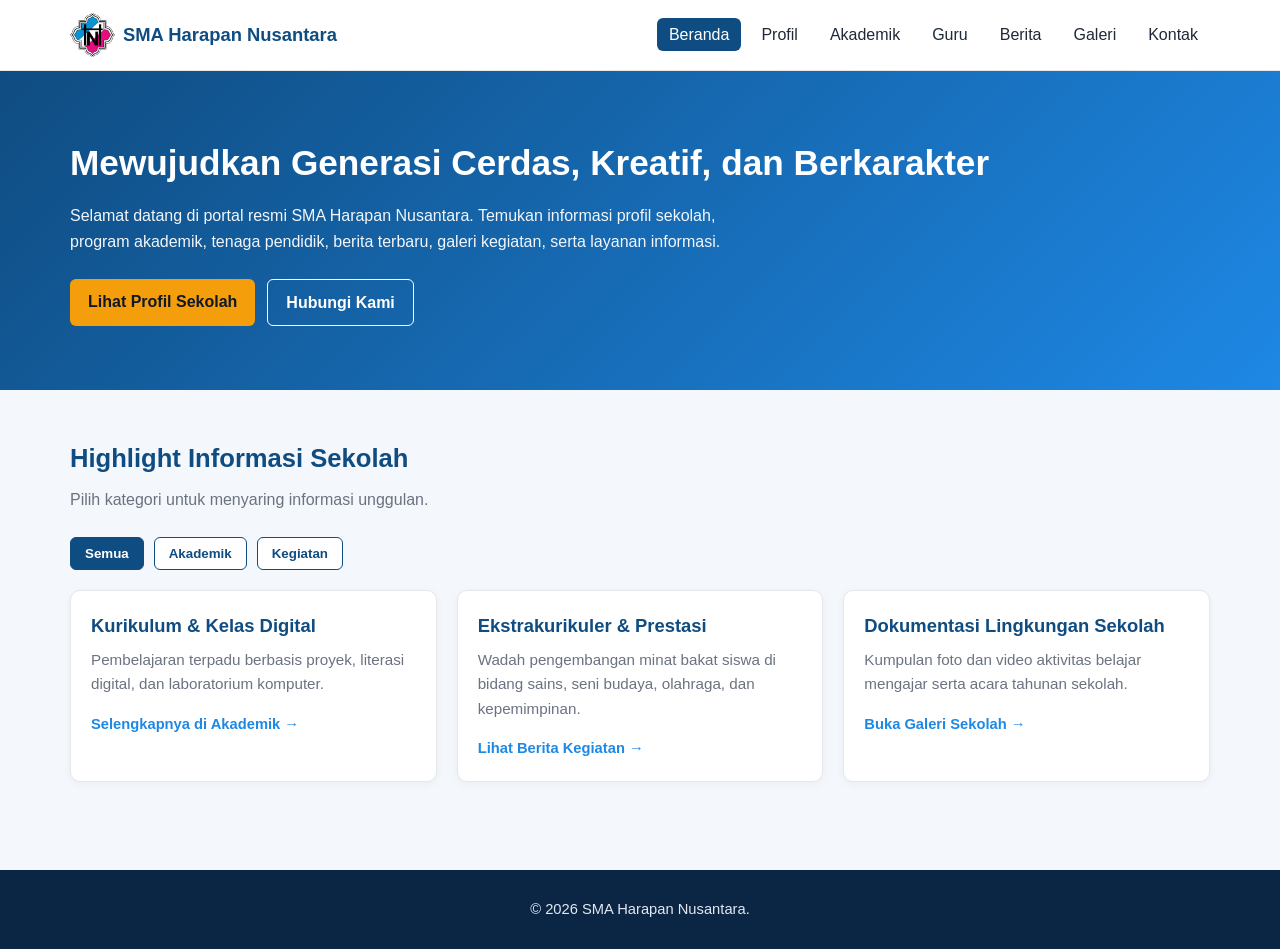
<file: index.html>
<!DOCTYPE html>
<html lang="id">
<head>
  <meta charset="UTF-8" />
  <meta name="viewport" content="width=device-width, initial-scale=1.0" />
  <title>Beranda - SMA Harapan Nusantara</title>
  <link rel="stylesheet" href="css/ridho_style.css" />
</head>
<body class="ridho_body">
  <header id="ridho_header">
    <div class="ridho_container ridho_nav_wrapper">
      <a href="index.html" class="ridho_brand">
        <img src="assets/img/logoo.png" alt="Logo SMA Harapan Nusantara" class="ridho_logo_img" />
        <span>SMA Harapan Nusantara</span>
      </a>
      <button type="button" id="ridho_menu_toggle" class="ridho_toggle_btn" aria-label="Buka Menu">
        Menu
      </button>
      <nav aria-label="Navigasi Utama">
        <ul id="ridho_nav_list" class="ridho_menu">
          <li><a href="index.html" class="ridho_menu_link ridho_active">Beranda</a></li>
          <li><a href="profil.html" class="ridho_menu_link">Profil</a></li>
          <li><a href="akademik.html" class="ridho_menu_link">Akademik</a></li>
          <li><a href="guru.html" class="ridho_menu_link">Guru</a></li>
          <li><a href="berita.html" class="ridho_menu_link">Berita</a></li>
          <li><a href="galeri.html" class="ridho_menu_link">Galeri</a></li>
          <li><a href="kontak.html" class="ridho_menu_link">Kontak</a></li>
        </ul>
      </nav>
    </div>
  </header>

  <main id="ridho_main">
    <section class="ridho_hero">
      <div class="ridho_container">
        <h1 class="ridho_hero_title">Mewujudkan Generasi Cerdas, Kreatif, dan Berkarakter</h1>
        <p class="ridho_hero_desc">
          Selamat datang di portal resmi SMA Harapan Nusantara. Temukan informasi profil sekolah,
          program akademik, tenaga pendidik, berita terbaru, galeri kegiatan, serta layanan informasi.
        </p>
        <div class="ridho_btn_group">
          <a href="profil.html" class="ridho_btn ridho_btn_primary">Lihat Profil Sekolah</a>
          <a href="kontak.html" class="ridho_btn ridho_btn_outline">Hubungi Kami</a>
        </div>
      </div>
    </section>

    <section class="ridho_section">
      <div class="ridho_container">
        <h2 class="ridho_section_title">Highlight Informasi Sekolah</h2>
        <p class="ridho_section_subtitle">Pilih kategori untuk menyaring informasi unggulan.</p>

        <div class="ridho_filter_bar">
          <button type="button" class="ridho_tab_btn ridho_home_filter ridho_tab_active" data-filter="semua">Semua</button>
          <button type="button" class="ridho_tab_btn ridho_home_filter" data-filter="akademik">Akademik</button>
          <button type="button" class="ridho_tab_btn ridho_home_filter" data-filter="kegiatan">Kegiatan</button>
        </div>

        <div class="ridho_grid_3">
          <article class="ridho_card ridho_info_card" data-filter="akademik">
            <h3 class="ridho_card_title">Kurikulum & Kelas Digital</h3>
            <p class="ridho_card_text">
              Pembelajaran terpadu berbasis proyek, literasi digital, dan laboratorium komputer.
            </p>
            <a href="akademik.html" class="ridho_link">Selengkapnya di Akademik &rarr;</a>
          </article>

          <article class="ridho_card ridho_info_card" data-filter="kegiatan">
            <h3 class="ridho_card_title">Ekstrakurikuler & Prestasi</h3>
            <p class="ridho_card_text">
              Wadah pengembangan minat bakat siswa di bidang sains, seni budaya, olahraga, dan kepemimpinan.
            </p>
            <a href="berita.html" class="ridho_link">Lihat Berita Kegiatan &rarr;</a>
          </article>

          <article class="ridho_card ridho_info_card" data-filter="kegiatan">
            <h3 class="ridho_card_title">Dokumentasi Lingkungan Sekolah</h3>
            <p class="ridho_card_text">
              Kumpulan foto dan video aktivitas belajar mengajar serta acara tahunan sekolah.
            </p>
            <a href="galeri.html" class="ridho_link">Buka Galeri Sekolah &rarr;</a>
          </article>
        </div>
      </div>
    </section>
  </main>

  <footer id="ridho_footer">
    <div class="ridho_container">
      <p>&copy; 2026 SMA Harapan Nusantara.</p>
    </div>
  </footer>

  <script src="js/ridho_app.js"></script>
</body>
</html>
</file>
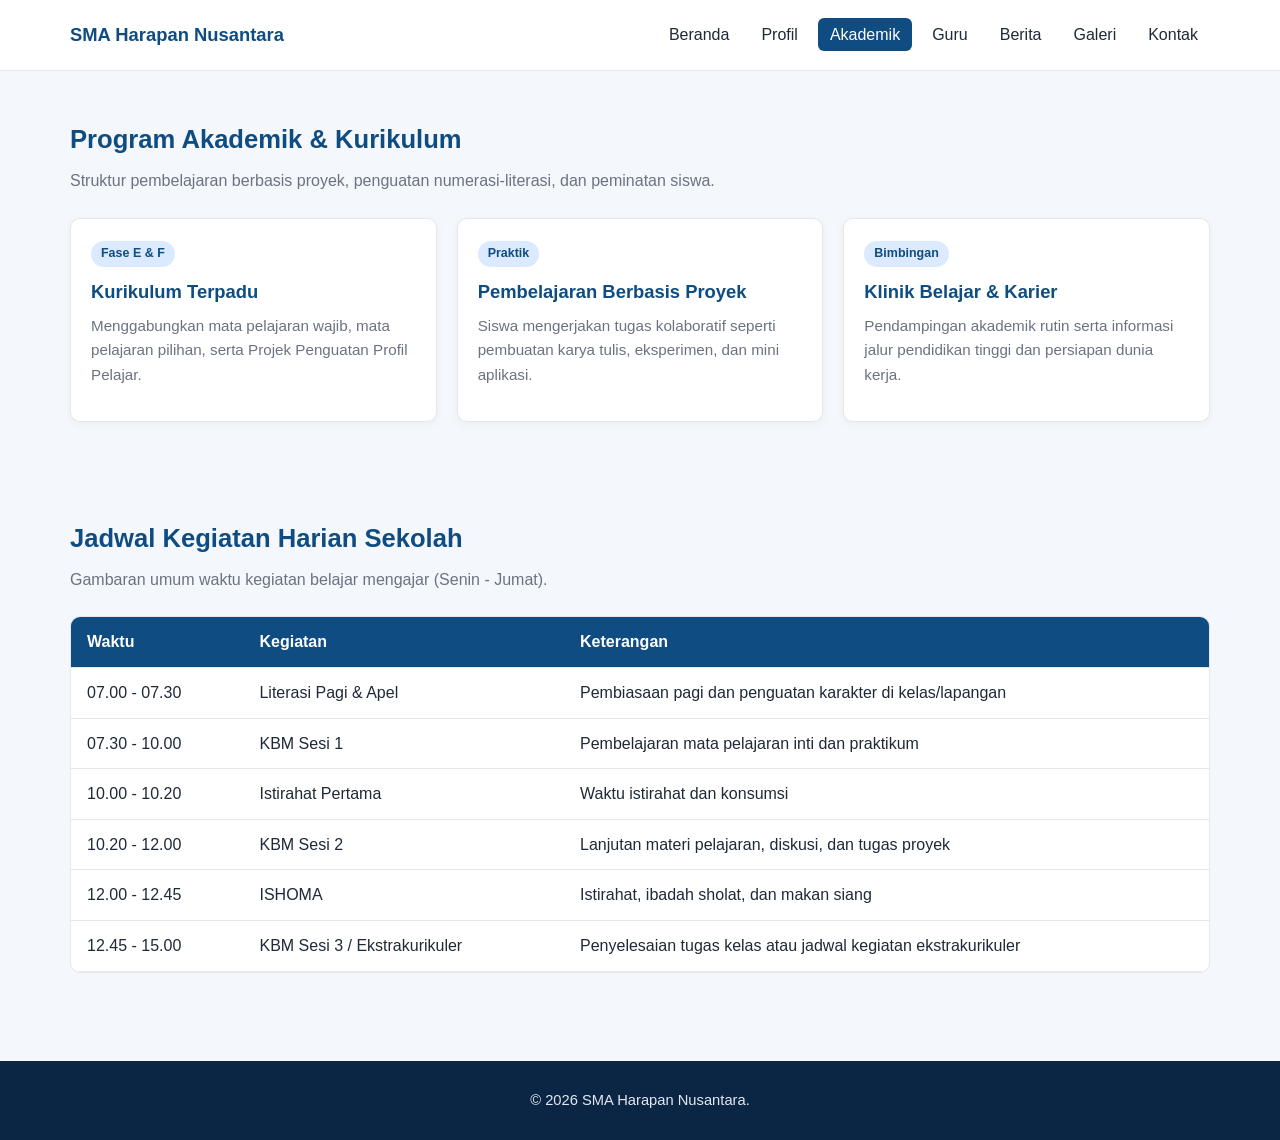
<file: akademik.html>
<!DOCTYPE html>
<html lang="id">
<head>
  <meta charset="UTF-8" />
  <meta name="viewport" content="width=device-width, initial-scale=1.0" />
  <title>Akademik - SMA Harapan Nusantara</title>
  <link rel="stylesheet" href="css/ridho_style.css" />
</head>
<body class="ridho_body">
  <header id="ridho_header">
    <div class="ridho_container ridho_nav_wrapper">
      <a href="index.html" class="ridho_brand">SMA Harapan Nusantara</a>
      <button type="button" id="ridho_menu_toggle" class="ridho_toggle_btn" aria-label="Buka Menu">
        Menu
      </button>
      <nav aria-label="Navigasi Utama">
        <ul id="ridho_nav_list" class="ridho_menu">
          <li><a href="index.html" class="ridho_menu_link">Beranda</a></li>
          <li><a href="profil.html" class="ridho_menu_link">Profil</a></li>
          <li><a href="akademik.html" class="ridho_menu_link ridho_active">Akademik</a></li>
          <li><a href="guru.html" class="ridho_menu_link">Guru</a></li>
          <li><a href="berita.html" class="ridho_menu_link">Berita</a></li>
          <li><a href="galeri.html" class="ridho_menu_link">Galeri</a></li>
          <li><a href="kontak.html" class="ridho_menu_link">Kontak</a></li>
        </ul>
      </nav>
    </div>
  </header>

  <main id="ridho_main">
    <section class="ridho_section">
      <div class="ridho_container">
        <h1 class="ridho_section_title">Program Akademik & Kurikulum</h1>
        <p class="ridho_section_subtitle">
          Struktur pembelajaran berbasis proyek, penguatan numerasi-literasi, dan peminatan siswa.
        </p>

        <div class="ridho_grid_3">
          <article class="ridho_card">
            <span class="ridho_badge">Fase E & F</span>
            <h2 class="ridho_card_title">Kurikulum Terpadu</h2>
            <p class="ridho_card_text">
              Menggabungkan mata pelajaran wajib, mata pelajaran pilihan, serta Projek Penguatan Profil Pelajar.
            </p>
          </article>

          <article class="ridho_card">
            <span class="ridho_badge">Praktik</span>
            <h2 class="ridho_card_title">Pembelajaran Berbasis Proyek</h2>
            <p class="ridho_card_text">
              Siswa mengerjakan tugas kolaboratif seperti pembuatan karya tulis, eksperimen, dan mini aplikasi.
            </p>
          </article>

          <article class="ridho_card">
            <span class="ridho_badge">Bimbingan</span>
            <h2 class="ridho_card_title">Klinik Belajar & Karier</h2>
            <p class="ridho_card_text">
              Pendampingan akademik rutin serta informasi jalur pendidikan tinggi dan persiapan dunia kerja.
            </p>
          </article>
        </div>
      </div>
    </section>

    <section class="ridho_section">
      <div class="ridho_container">
        <h2 class="ridho_section_title">Jadwal Kegiatan Harian Sekolah</h2>
        <p class="ridho_section_subtitle">Gambaran umum waktu kegiatan belajar mengajar (Senin - Jumat).</p>

        <div class="ridho_table_wrap">
          <table class="ridho_table">
            <thead>
              <tr>
                <th>Waktu</th>
                <th>Kegiatan</th>
                <th>Keterangan</th>
              </tr>
            </thead>
            <tbody>
              <tr>
                <td>07.00 - 07.30</td>
                <td>Literasi Pagi & Apel</td>
                <td>Pembiasaan pagi dan penguatan karakter di kelas/lapangan</td>
              </tr>
              <tr>
                <td>07.30 - 10.00</td>
                <td>KBM Sesi 1</td>
                <td>Pembelajaran mata pelajaran inti dan praktikum</td>
              </tr>
              <tr>
                <td>10.00 - 10.20</td>
                <td>Istirahat Pertama</td>
                <td>Waktu istirahat dan konsumsi</td>
              </tr>
              <tr>
                <td>10.20 - 12.00</td>
                <td>KBM Sesi 2</td>
                <td>Lanjutan materi pelajaran, diskusi, dan tugas proyek</td>
              </tr>
              <tr>
                <td>12.00 - 12.45</td>
                <td>ISHOMA</td>
                <td>Istirahat, ibadah sholat, dan makan siang</td>
              </tr>
              <tr>
                <td>12.45 - 15.00</td>
                <td>KBM Sesi 3 / Ekstrakurikuler</td>
                <td>Penyelesaian tugas kelas atau jadwal kegiatan ekstrakurikuler</td>
              </tr>
            </tbody>
          </table>
        </div>
      </div>
    </section>
  </main>

  <footer id="ridho_footer">
    <div class="ridho_container">
      <p>&copy; 2026 SMA Harapan Nusantara.</p>
    </div>
  </footer>

  <script src="js/ridho_app.js"></script>
</body>
</html>
</file>
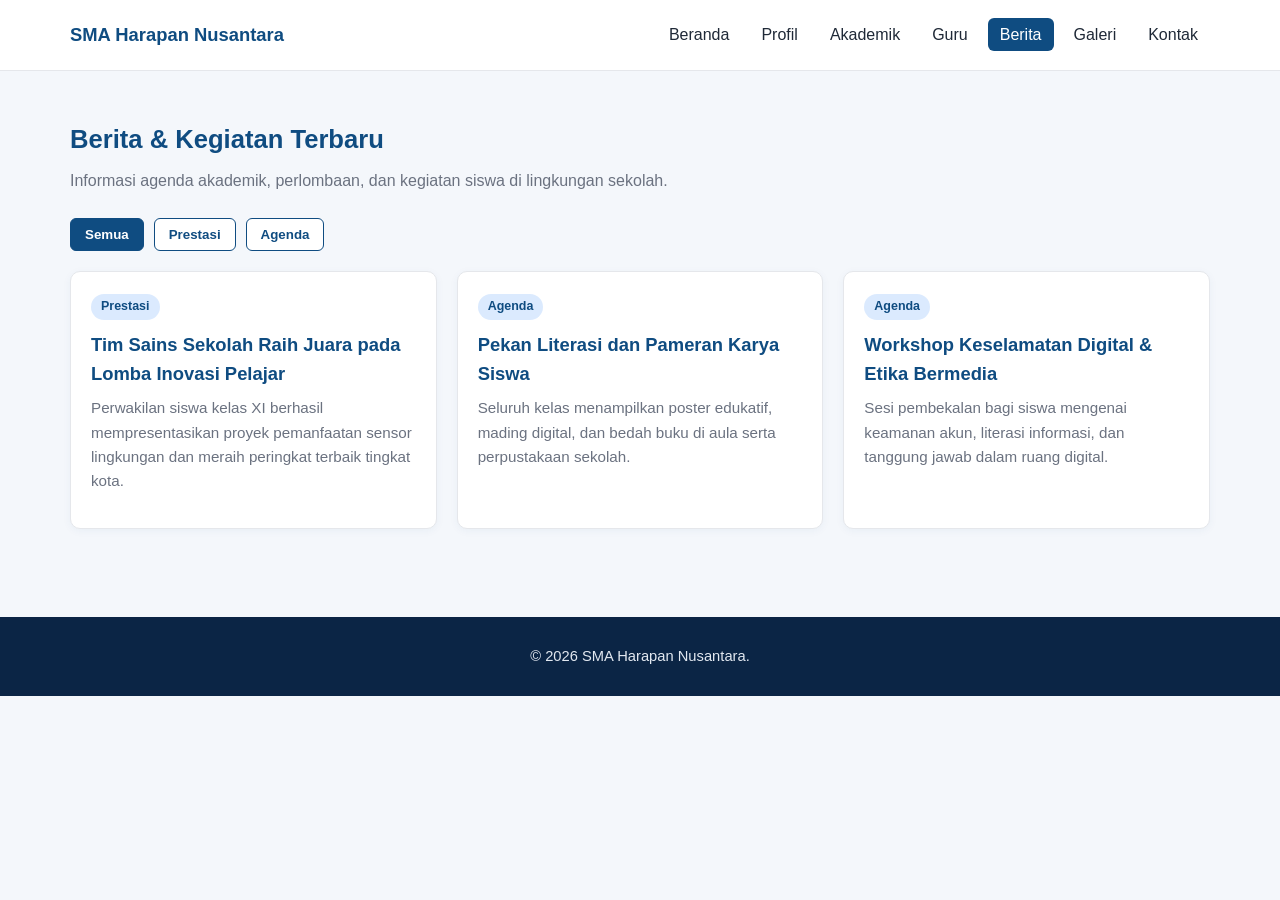
<file: berita.html>
<!DOCTYPE html>
<html lang="id">
<head>
  <meta charset="UTF-8" />
  <meta name="viewport" content="width=device-width, initial-scale=1.0" />
  <title>Berita & Kegiatan - SMA Harapan Nusantara</title>
  <link rel="stylesheet" href="css/ridho_style.css" />
</head>
<body class="ridho_body">
  <header id="ridho_header">
    <div class="ridho_container ridho_nav_wrapper">
      <a href="index.html" class="ridho_brand">SMA Harapan Nusantara</a>
      <button type="button" id="ridho_menu_toggle" class="ridho_toggle_btn" aria-label="Buka Menu">
        Menu
      </button>
      <nav aria-label="Navigasi Utama">
        <ul id="ridho_nav_list" class="ridho_menu">
          <li><a href="index.html" class="ridho_menu_link">Beranda</a></li>
          <li><a href="profil.html" class="ridho_menu_link">Profil</a></li>
          <li><a href="akademik.html" class="ridho_menu_link">Akademik</a></li>
          <li><a href="guru.html" class="ridho_menu_link">Guru</a></li>
          <li><a href="berita.html" class="ridho_menu_link ridho_active">Berita</a></li>
          <li><a href="galeri.html" class="ridho_menu_link">Galeri</a></li>
          <li><a href="kontak.html" class="ridho_menu_link">Kontak</a></li>
        </ul>
      </nav>
    </div>
  </header>

  <main id="ridho_main">
    <section class="ridho_section">
      <div class="ridho_container">
        <h1 class="ridho_section_title">Berita & Kegiatan Terbaru</h1>
        <p class="ridho_section_subtitle">
          Informasi agenda akademik, perlombaan, dan kegiatan siswa di lingkungan sekolah.
        </p>

        <div class="ridho_filter_bar">
          <button type="button" class="ridho_tab_btn ridho_berita_filter ridho_tab_active" data-news="semua">Semua</button>
          <button type="button" class="ridho_tab_btn ridho_berita_filter" data-news="prestasi">Prestasi</button>
          <button type="button" class="ridho_tab_btn ridho_berita_filter" data-news="agenda">Agenda</button>
        </div>

        <div class="ridho_grid_3">
          <article class="ridho_card ridho_berita_card" data-news="prestasi">
            <span class="ridho_badge">Prestasi</span>
            <h2 class="ridho_card_title">Tim Sains Sekolah Raih Juara pada Lomba Inovasi Pelajar</h2>
            <p class="ridho_card_text">
              Perwakilan siswa kelas XI berhasil mempresentasikan proyek pemanfaatan sensor lingkungan dan meraih peringkat terbaik tingkat kota.
            </p>
          </article>

          <article class="ridho_card ridho_berita_card" data-news="agenda">
            <span class="ridho_badge">Agenda</span>
            <h2 class="ridho_card_title">Pekan Literasi dan Pameran Karya Siswa</h2>
            <p class="ridho_card_text">
              Seluruh kelas menampilkan poster edukatif, mading digital, dan bedah buku di aula serta perpustakaan sekolah.
            </p>
          </article>

          <article class="ridho_card ridho_berita_card" data-news="agenda">
            <span class="ridho_badge">Agenda</span>
            <h2 class="ridho_card_title">Workshop Keselamatan Digital & Etika Bermedia</h2>
            <p class="ridho_card_text">
              Sesi pembekalan bagi siswa mengenai keamanan akun, literasi informasi, dan tanggung jawab dalam ruang digital.
            </p>
          </article>
        </div>
      </div>
    </section>
  </main>

  <footer id="ridho_footer">
    <div class="ridho_container">
      <p>&copy; 2026 SMA Harapan Nusantara.</p>
    </div>
  </footer>

  <script src="js/ridho_app.js"></script>
</body>
</html>
</file>
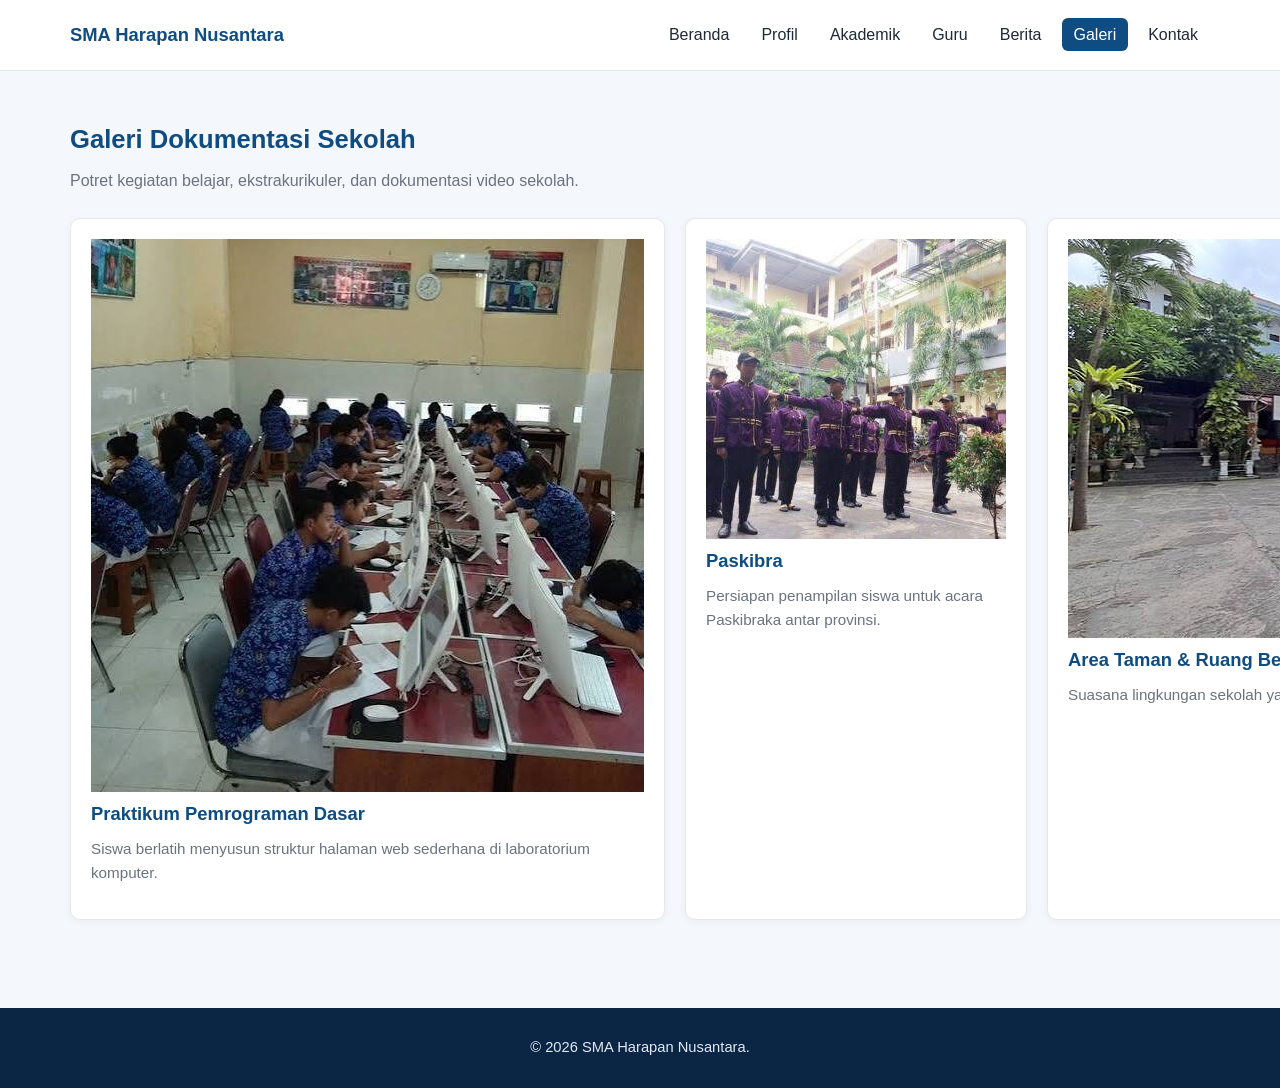
<file: galeri.html>
<!DOCTYPE html>
<html lang="id">
<head>
  <meta charset="UTF-8" />
  <meta name="viewport" content="width=device-width, initial-scale=1.0" />
  <title>Galeri - SMA Harapan Nusantara</title>
  <link rel="stylesheet" href="css/ridho_style.css" />
</head>
<body class="ridho_body">
  <header id="ridho_header">
    <div class="ridho_container ridho_nav_wrapper">
      <a href="index.html" class="ridho_brand">SMA Harapan Nusantara</a>
      <button type="button" id="ridho_menu_toggle" class="ridho_toggle_btn" aria-label="Buka Menu">
        Menu
      </button>
      <nav aria-label="Navigasi Utama">
        <ul id="ridho_nav_list" class="ridho_menu">
          <li><a href="index.html" class="ridho_menu_link">Beranda</a></li>
          <li><a href="profil.html" class="ridho_menu_link">Profil</a></li>
          <li><a href="akademik.html" class="ridho_menu_link">Akademik</a></li>
          <li><a href="guru.html" class="ridho_menu_link">Guru</a></li>
          <li><a href="berita.html" class="ridho_menu_link">Berita</a></li>
          <li><a href="galeri.html" class="ridho_menu_link ridho_active">Galeri</a></li>
          <li><a href="kontak.html" class="ridho_menu_link">Kontak</a></li>
        </ul>
      </nav>
    </div>
  </header>

  <main id="ridho_main">
    <section class="ridho_section">
      <div class="ridho_container">
        <h1 class="ridho_section_title">Galeri Dokumentasi Sekolah</h1>
        <p class="ridho_section_subtitle">
          Potret kegiatan belajar, ekstrakurikuler, dan dokumentasi video sekolah.
        </p>

        <div class="ridho_grid_3">
          <article class="ridho_card">
            <img src="assets/img/labkom.jpg" alt="Deskripsi gambar" class="ridho_img" />
            <h2 class="ridho_card_title">Praktikum Pemrograman Dasar</h2>
            <p class="ridho_card_text">
              Siswa berlatih menyusun struktur halaman web sederhana di laboratorium komputer.
            </p>
          </article>

          <article class="ridho_card">
            <img src="assets/img/ekstrakulikuler.jpg" alt="Deskripsi gambar" class="ridho_img" />
            <h2 class="ridho_card_title">Paskibra</h2>
            <p class="ridho_card_text">
              Persiapan penampilan siswa untuk acara Paskibraka antar provinsi.
            </p>
          </article>

          <article class="ridho_card">
            <img src="assets/img/lingkungan.jpg" alt="Deskripsi gambar" class="ridho_img" />
            <h2 class="ridho_card_title">Area Taman & Ruang Belajar</h2>
            <p class="ridho_card_text">
              Suasana lingkungan sekolah yang asri dan tertata untuk mendukung kenyamanan belajar.
            </p>
          </article>
        </div>
      </div>
    </section>
  </main>

  <footer id="ridho_footer">
    <div class="ridho_container">
      <p>&copy; 2026 SMA Harapan Nusantara.</p>
    </div>
  </footer>

  <script src="js/ridho_app.js"></script>
</body>
</html>
</file>
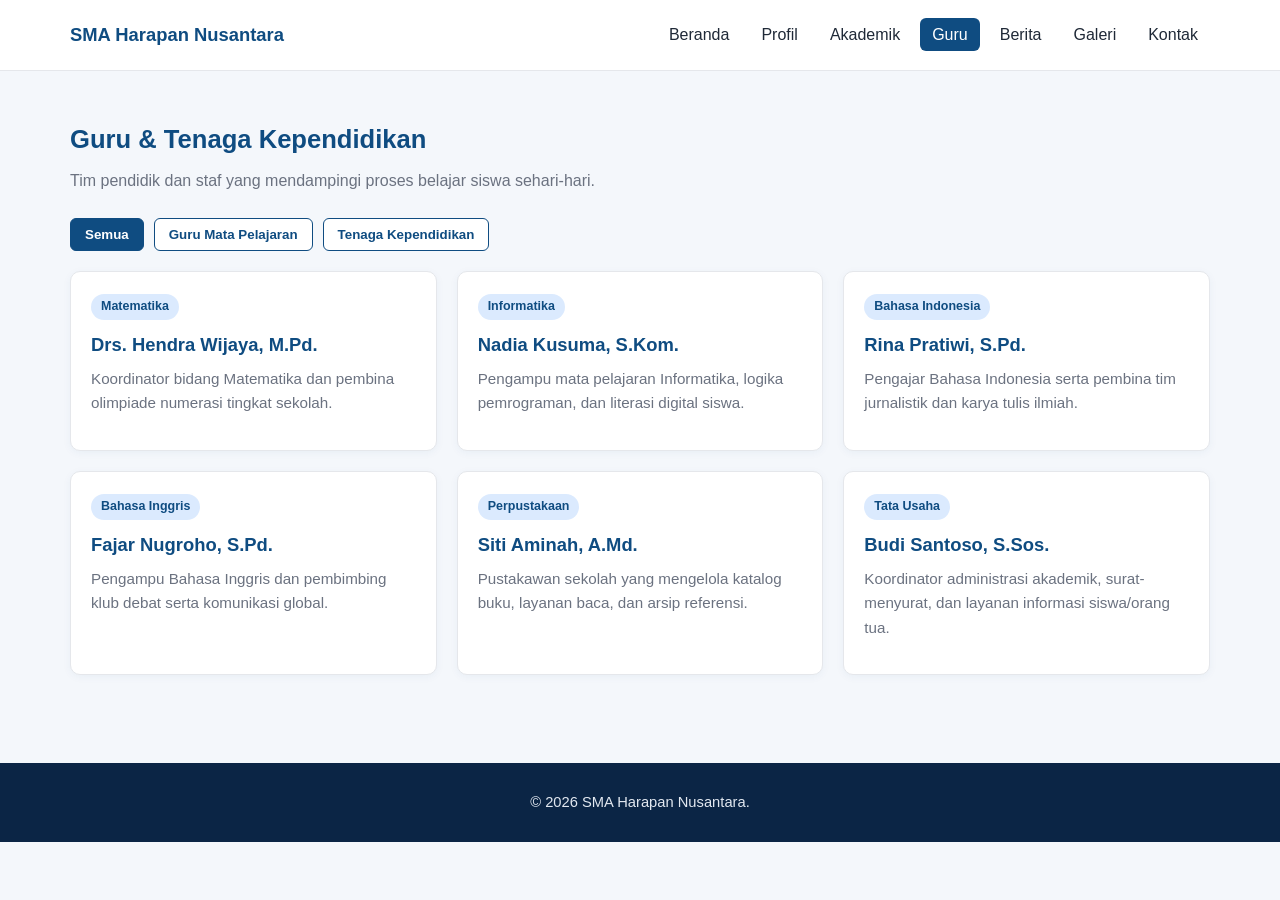
<file: guru.html>
<!DOCTYPE html>
<html lang="id">
<head>
  <meta charset="UTF-8" />
  <meta name="viewport" content="width=device-width, initial-scale=1.0" />
  <title>Guru & Staf - SMA Harapan Nusantara</title>
  <link rel="stylesheet" href="css/ridho_style.css" />
</head>
<body class="ridho_body">
  <header id="ridho_header">
    <div class="ridho_container ridho_nav_wrapper">
      <a href="index.html" class="ridho_brand">SMA Harapan Nusantara</a>
      <button type="button" id="ridho_menu_toggle" class="ridho_toggle_btn" aria-label="Buka Menu">
        Menu
      </button>
      <nav aria-label="Navigasi Utama">
        <ul id="ridho_nav_list" class="ridho_menu">
          <li><a href="index.html" class="ridho_menu_link">Beranda</a></li>
          <li><a href="profil.html" class="ridho_menu_link">Profil</a></li>
          <li><a href="akademik.html" class="ridho_menu_link">Akademik</a></li>
          <li><a href="guru.html" class="ridho_menu_link ridho_active">Guru</a></li>
          <li><a href="berita.html" class="ridho_menu_link">Berita</a></li>
          <li><a href="galeri.html" class="ridho_menu_link">Galeri</a></li>
          <li><a href="kontak.html" class="ridho_menu_link">Kontak</a></li>
        </ul>
      </nav>
    </div>
  </header>

  <main id="ridho_main">
    <section class="ridho_section">
      <div class="ridho_container">
        <h1 class="ridho_section_title">Guru & Tenaga Kependidikan</h1>
        <p class="ridho_section_subtitle">
          Tim pendidik dan staf yang mendampingi proses belajar siswa sehari-hari.
        </p>

        <div class="ridho_filter_bar">
          <button type="button" class="ridho_tab_btn ridho_guru_filter ridho_tab_active" data-role="semua">Semua</button>
          <button type="button" class="ridho_tab_btn ridho_guru_filter" data-role="mapel">Guru Mata Pelajaran</button>
          <button type="button" class="ridho_tab_btn ridho_guru_filter" data-role="staf">Tenaga Kependidikan</button>
        </div>

        <div class="ridho_grid_3">
          <article class="ridho_card ridho_guru_card" data-role="mapel">
            <span class="ridho_badge">Matematika</span>
            <h2 class="ridho_card_title">Drs. Hendra Wijaya, M.Pd.</h2>
            <p class="ridho_card_text">
              Koordinator bidang Matematika dan pembina olimpiade numerasi tingkat sekolah.
            </p>
          </article>

          <article class="ridho_card ridho_guru_card" data-role="mapel">
            <span class="ridho_badge">Informatika</span>
            <h2 class="ridho_card_title">Nadia Kusuma, S.Kom.</h2>
            <p class="ridho_card_text">
              Pengampu mata pelajaran Informatika, logika pemrograman, dan literasi digital siswa.
            </p>
          </article>

          <article class="ridho_card ridho_guru_card" data-role="mapel">
            <span class="ridho_badge">Bahasa Indonesia</span>
            <h2 class="ridho_card_title">Rina Pratiwi, S.Pd.</h2>
            <p class="ridho_card_text">
              Pengajar Bahasa Indonesia serta pembina tim jurnalistik dan karya tulis ilmiah.
            </p>
          </article>

          <article class="ridho_card ridho_guru_card" data-role="mapel">
            <span class="ridho_badge">Bahasa Inggris</span>
            <h2 class="ridho_card_title">Fajar Nugroho, S.Pd.</h2>
            <p class="ridho_card_text">
              Pengampu Bahasa Inggris dan pembimbing klub debat serta komunikasi global.
            </p>
          </article>

          <article class="ridho_card ridho_guru_card" data-role="staf">
            <span class="ridho_badge">Perpustakaan</span>
            <h2 class="ridho_card_title">Siti Aminah, A.Md.</h2>
            <p class="ridho_card_text">
              Pustakawan sekolah yang mengelola katalog buku, layanan baca, dan arsip referensi.
            </p>
          </article>

          <article class="ridho_card ridho_guru_card" data-role="staf">
            <span class="ridho_badge">Tata Usaha</span>
            <h2 class="ridho_card_title">Budi Santoso, S.Sos.</h2>
            <p class="ridho_card_text">
              Koordinator administrasi akademik, surat-menyurat, dan layanan informasi siswa/orang tua.
            </p>
          </article>
        </div>
      </div>
    </section>
  </main>

  <footer id="ridho_footer">
    <div class="ridho_container">
      <p>&copy; 2026 SMA Harapan Nusantara.</p>
    </div>
  </footer>

  <script src="js/ridho_app.js"></script>
</body>
</html>
</file>
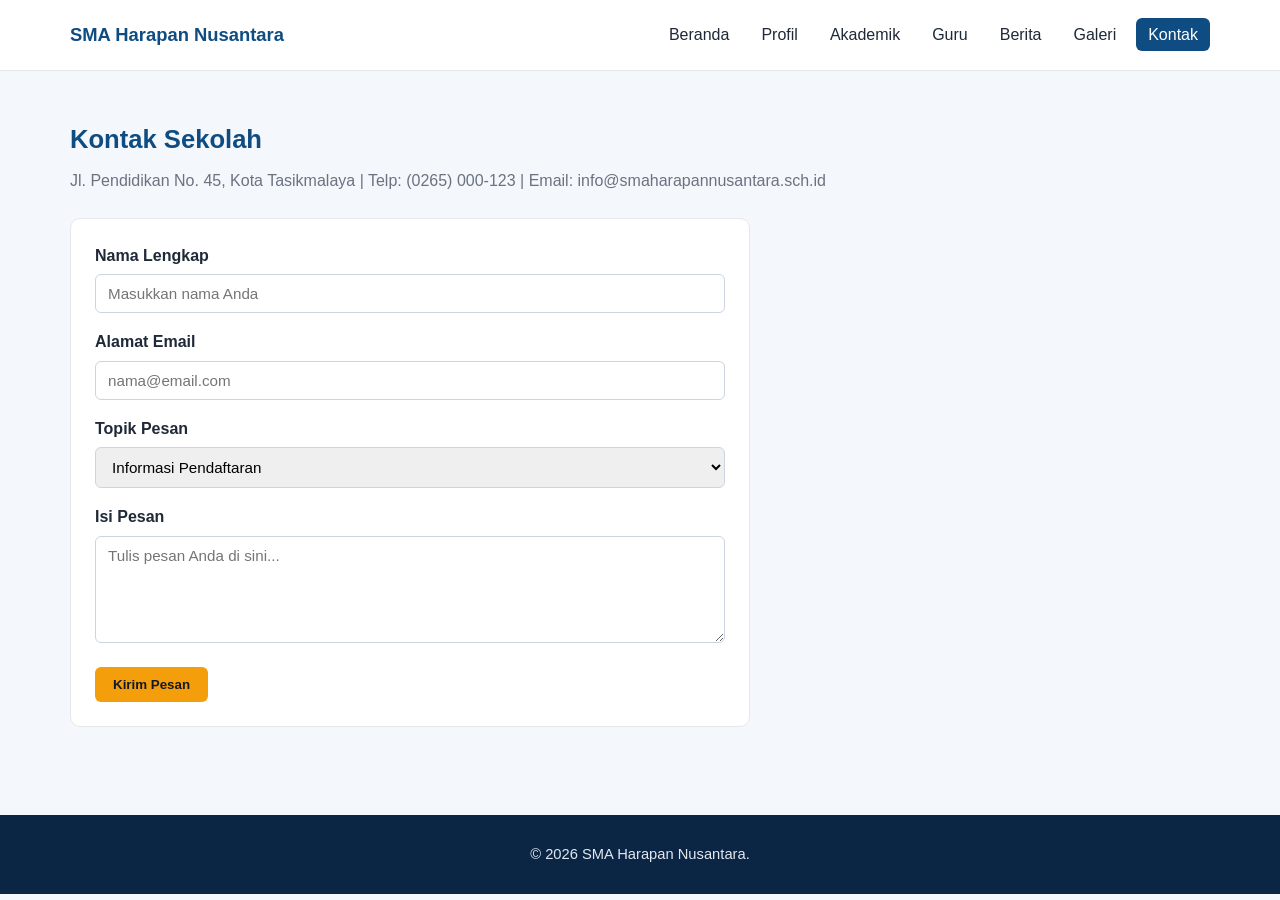
<file: kontak.html>
<!DOCTYPE html>
<html lang="id">
<head>
  <meta charset="UTF-8" />
  <meta name="viewport" content="width=device-width, initial-scale=1.0" />
  <title>Kontak - SMA Harapan Nusantara</title>
  <link rel="stylesheet" href="css/ridho_style.css" />
</head>
<body class="ridho_body">
  <header id="ridho_header">
    <div class="ridho_container ridho_nav_wrapper">
      <a href="index.html" class="ridho_brand">SMA Harapan Nusantara</a>
      <button type="button" id="ridho_menu_toggle" class="ridho_toggle_btn" aria-label="Buka Menu">
        Menu
      </button>
      <nav aria-label="Navigasi Utama">
        <ul id="ridho_nav_list" class="ridho_menu">
          <li><a href="index.html" class="ridho_menu_link">Beranda</a></li>
          <li><a href="profil.html" class="ridho_menu_link">Profil</a></li>
          <li><a href="akademik.html" class="ridho_menu_link">Akademik</a></li>
          <li><a href="guru.html" class="ridho_menu_link">Guru</a></li>
          <li><a href="berita.html" class="ridho_menu_link">Berita</a></li>
          <li><a href="galeri.html" class="ridho_menu_link">Galeri</a></li>
          <li><a href="kontak.html" class="ridho_menu_link ridho_active">Kontak</a></li>
        </ul>
      </nav>
    </div>
  </header>

  <main id="ridho_main">
    <section class="ridho_section">
      <div class="ridho_container">
        <h1 class="ridho_section_title">Kontak Sekolah</h1>
        <p class="ridho_section_subtitle">
          Jl. Pendidikan No. 45, Kota Tasikmalaya | Telp: (0265) 000-123 | Email: info@smaharapannusantara.sch.id
        </p>

        <div class="ridho_form_box">
          <form id="ridho_contact_form" novalidate>
            <div class="ridho_form_group">
              <label for="ridho_nama" class="ridho_label">Nama Lengkap</label>
              <input type="text" id="ridho_nama" class="ridho_input" placeholder="Masukkan nama Anda" required />
            </div>

            <div class="ridho_form_group">
              <label for="ridho_email" class="ridho_label">Alamat Email</label>
              <input type="email" id="ridho_email" class="ridho_input" placeholder="nama@email.com" required />
            </div>

            <div class="ridho_form_group">
              <label for="ridho_topik" class="ridho_label">Topik Pesan</label>
              <select id="ridho_topik" class="ridho_select">
                <option value="Informasi Pendaftaran">Informasi Pendaftaran</option>
                <option value="Layanan Akademik">Layanan Akademik</option>
                <option value="Kerja Sama & Kunjungan">Kerja Sama & Kunjungan</option>
              </select>
            </div>

            <div class="ridho_form_group">
              <label for="ridho_pesan" class="ridho_label">Isi Pesan</label>
              <textarea id="ridho_pesan" rows="5" class="ridho_textarea" placeholder="Tulis pesan Anda di sini..." required></textarea>
            </div>

            <button type="submit" id="ridho_submit_btn" class="ridho_btn ridho_btn_primary">
              Kirim Pesan
            </button>
          </form>

          <div id="ridho_form_feedback" class="ridho_alert_success" role="status"></div>
        </div>
      </div>
    </section>
  </main>

  <footer id="ridho_footer">
    <div class="ridho_container">
      <p>&copy; 2026 SMA Harapan Nusantara.</p>
    </div>
  </footer>

  <script src="js/ridho_app.js"></script>
</body>
</html>
</file>
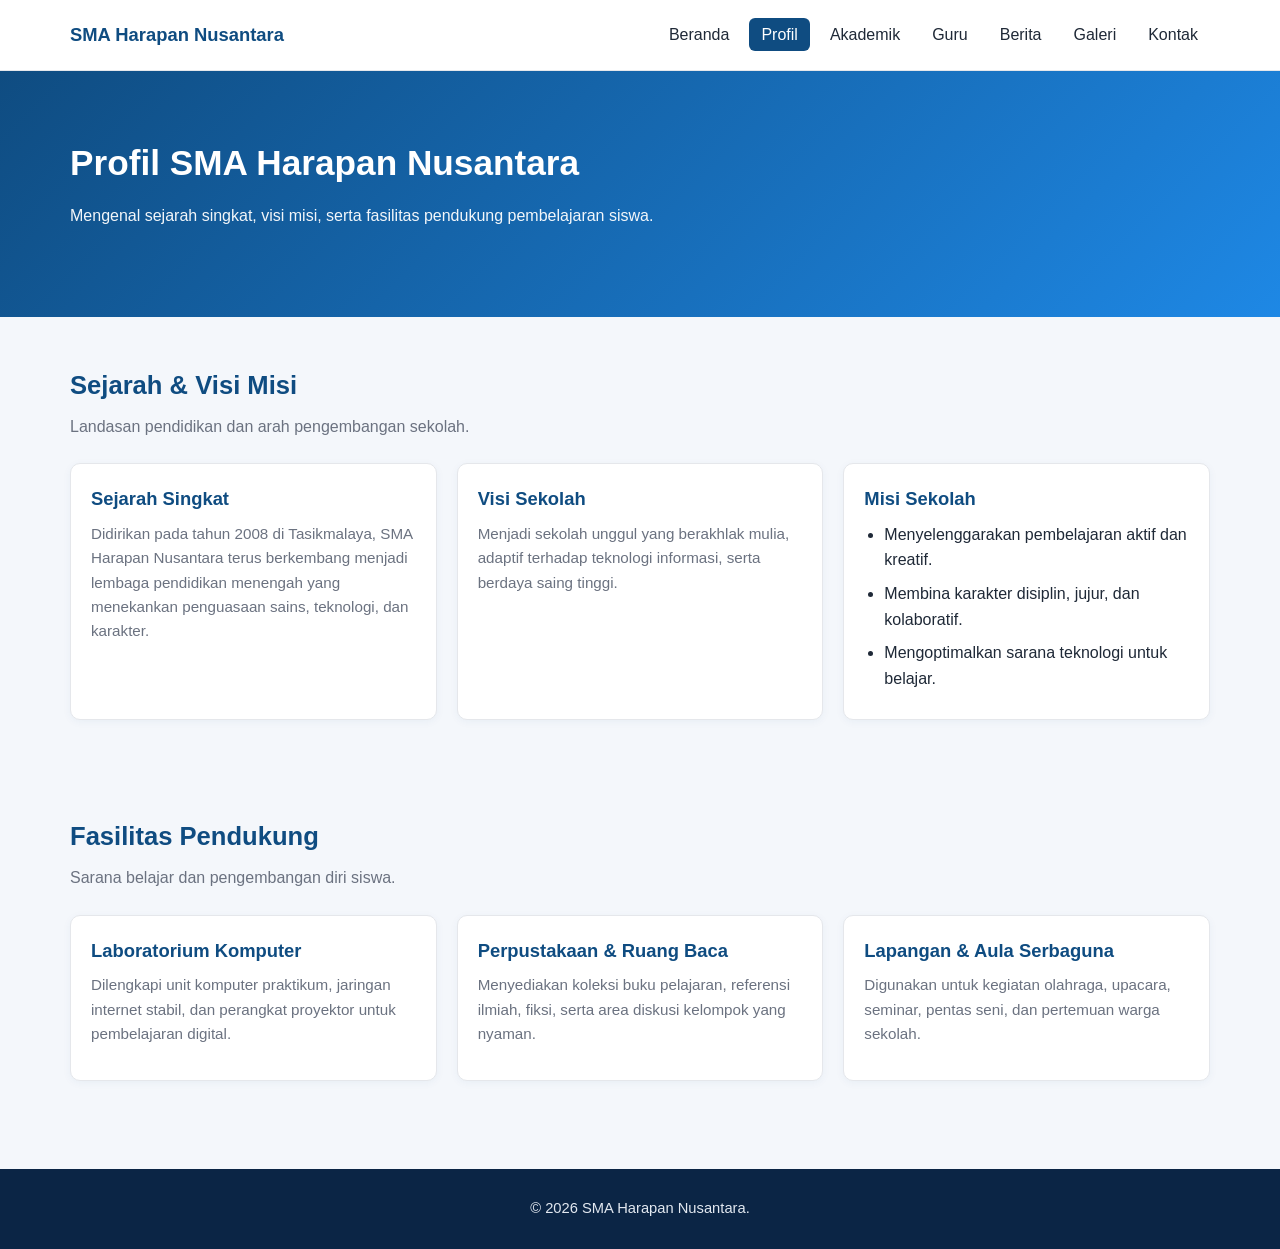
<file: profil.html>
<!DOCTYPE html>
<html lang="id">
<head>
  <meta charset="UTF-8" />
  <meta name="viewport" content="width=device-width, initial-scale=1.0" />
  <title>Profil Sekolah - SMA Harapan Nusantara</title>
  <link rel="stylesheet" href="css/ridho_style.css" />
</head>
<body class="ridho_body">
  <header id="ridho_header">
    <div class="ridho_container ridho_nav_wrapper">
      <a href="index.html" class="ridho_brand">SMA Harapan Nusantara</a>
      <button type="button" id="ridho_menu_toggle" class="ridho_toggle_btn" aria-label="Buka Menu">
        Menu
      </button>
      <nav aria-label="Navigasi Utama">
        <ul id="ridho_nav_list" class="ridho_menu">
          <li><a href="index.html" class="ridho_menu_link">Beranda</a></li>
          <li><a href="profil.html" class="ridho_menu_link ridho_active">Profil</a></li>
          <li><a href="akademik.html" class="ridho_menu_link">Akademik</a></li>
          <li><a href="guru.html" class="ridho_menu_link">Guru</a></li>
          <li><a href="berita.html" class="ridho_menu_link">Berita</a></li>
          <li><a href="galeri.html" class="ridho_menu_link">Galeri</a></li>
          <li><a href="kontak.html" class="ridho_menu_link">Kontak</a></li>
        </ul>
      </nav>
    </div>
  </header>

  <main id="ridho_main">
    <section class="ridho_hero">
      <div class="ridho_container">
        <h1 class="ridho_hero_title">Profil SMA Harapan Nusantara</h1>
        <p class="ridho_hero_desc">
          Mengenal sejarah singkat, visi misi, serta fasilitas pendukung pembelajaran siswa.
        </p>
      </div>
    </section>

    <section class="ridho_section">
      <div class="ridho_container">
        <h2 class="ridho_section_title">Sejarah & Visi Misi</h2>
        <p class="ridho_section_subtitle">Landasan pendidikan dan arah pengembangan sekolah.</p>

        <div class="ridho_grid_3">
          <article class="ridho_card">
            <h3 class="ridho_card_title">Sejarah Singkat</h3>
            <p class="ridho_card_text">
              Didirikan pada tahun 2008 di Tasikmalaya, SMA Harapan Nusantara terus berkembang menjadi lembaga pendidikan menengah yang menekankan penguasaan sains, teknologi, dan karakter.
            </p>
          </article>

          <article class="ridho_card">
            <h3 class="ridho_card_title">Visi Sekolah</h3>
            <p class="ridho_card_text">
              Menjadi sekolah unggul yang berakhlak mulia, adaptif terhadap teknologi informasi, serta berdaya saing tinggi.
            </p>
          </article>

          <article class="ridho_card">
            <h3 class="ridho_card_title">Misi Sekolah</h3>
            <ul class="ridho_list_clean">
              <li>Menyelenggarakan pembelajaran aktif dan kreatif.</li>
              <li>Membina karakter disiplin, jujur, dan kolaboratif.</li>
              <li>Mengoptimalkan sarana teknologi untuk belajar.</li>
            </ul>
          </article>
        </div>
      </div>
    </section>

    <section class="ridho_section">
      <div class="ridho_container">
        <h2 class="ridho_section_title">Fasilitas Pendukung</h2>
        <p class="ridho_section_subtitle">Sarana belajar dan pengembangan diri siswa.</p>

        <div class="ridho_grid_3">
          <article class="ridho_card">
            <h3 class="ridho_card_title">Laboratorium Komputer</h3>
            <p class="ridho_card_text">
              Dilengkapi unit komputer praktikum, jaringan internet stabil, dan perangkat proyektor untuk pembelajaran digital.
            </p>
          </article>

          <article class="ridho_card">
            <h3 class="ridho_card_title">Perpustakaan & Ruang Baca</h3>
            <p class="ridho_card_text">
              Menyediakan koleksi buku pelajaran, referensi ilmiah, fiksi, serta area diskusi kelompok yang nyaman.
            </p>
          </article>

          <article class="ridho_card">
            <h3 class="ridho_card_title">Lapangan & Aula Serbaguna</h3>
            <p class="ridho_card_text">
              Digunakan untuk kegiatan olahraga, upacara, seminar, pentas seni, dan pertemuan warga sekolah.
            </p>
          </article>
        </div>
      </div>
    </section>
  </main>

  <footer id="ridho_footer">
    <div class="ridho_container">
      <p>&copy; 2026 SMA Harapan Nusantara.</p>
    </div>
  </footer>

  <script src="js/ridho_app.js"></script>
</body>
</html>
</file>
<file: css/ridho_style.css>
:root {
  --ridho-primary: #0f4c81;
  --ridho-secondary: #1e88e5;
  --ridho-accent: #f59e0b;
  --ridho-bg: #f4f7fb;
  --ridho-surface: #ffffff;
  --ridho-text: #1f2937;
  --ridho-muted: #6b7280;
  --ridho-border: #e5e7eb;
}

* {
  box-sizing: border-box;
  margin: 0;
  padding: 0;
}

body.ridho_body {
  font-family: "Segoe UI", Tahoma, Geneva, Verdana, sans-serif;
  background-color: var(--ridho-bg);
  color: var(--ridho-text);
  line-height: 1.6;
}

.ridho_container {
  width: 90%;
  max-width: 1140px;
  margin: 0 auto;
}

/* Header & Navigasi */
#ridho_header {
  background-color: var(--ridho-surface);
  border-bottom: 1px solid var(--ridho-border);
  position: sticky;
  top: 0;
  z-index: 100;
}

.ridho_nav_wrapper {
  display: flex;
  justify-content: space-between;
  align-items: center;
  min-height: 70px;
  gap: 16px;
}

.ridho_brand {
  display: inline-flex;
  align-items: center;
  gap: 8px;
  font-size: 1.15rem;
  font-weight: 700;
  color: var(--ridho-primary);
  text-decoration: none;
}

.ridho_logo_img {
  width: 45px;
  height: 45px;
  object-fit: contain;
  display: block;
}

.ridho_menu {
  list-style: none;
  display: flex;
  flex-wrap: wrap;
  gap: 8px;
}

.ridho_menu_link {
  text-decoration: none;
  color: var(--ridho-text);
  font-weight: 500;
  padding: 8px 12px;
  border-radius: 6px;
  transition: background-color 0.2s ease, color 0.2s ease;
}

.ridho_menu_link:hover,
.ridho_menu_link.ridho_active {
  background-color: var(--ridho-primary);
  color: #ffffff;
}

.ridho_toggle_btn {
  display: none;
  background-color: var(--ridho-primary);
  color: #ffffff;
  border: none;
  padding: 8px 14px;
  border-radius: 6px;
  cursor: pointer;
  font-size: 0.95rem;
}

/* Hero Section */
.ridho_hero {
  background: linear-gradient(135deg, var(--ridho-primary), var(--ridho-secondary));
  color: #ffffff;
  padding: 64px 0;
}

.ridho_hero_title {
  font-size: 2.2rem;
  margin-bottom: 12px;
}

.ridho_hero_desc {
  max-width: 680px;
  margin-bottom: 24px;
  opacity: 0.95;
}

.ridho_btn_group {
  display: flex;
  flex-wrap: wrap;
  gap: 12px;
}

.ridho_btn {
  display: inline-block;
  padding: 10px 18px;
  border-radius: 6px;
  text-decoration: none;
  font-weight: 600;
  border: none;
  cursor: pointer;
  transition: transform 0.15s ease, opacity 0.2s ease;
}

.ridho_btn:hover {
  transform: translateY(-1px);
  opacity: 0.95;
}

.ridho_btn_primary {
  background-color: var(--ridho-accent);
  color: #111827;
}

.ridho_btn_outline {
  background-color: transparent;
  color: #ffffff;
  border: 1.5px solid #ffffff;
}

/* Section & Grid */
.ridho_section {
  padding: 48px 0;
}

.ridho_section_title {
  font-size: 1.6rem;
  color: var(--ridho-primary);
  margin-bottom: 8px;
}

.ridho_section_subtitle {
  color: var(--ridho-muted);
  margin-bottom: 24px;
}

.ridho_grid_3 {
  display: grid;
  grid-template-columns: repeat(3, 1fr);
  gap: 20px;
}

.ridho_card {
  background-color: var(--ridho-surface);
  border: 1px solid var(--ridho-border);
  border-radius: 10px;
  padding: 20px;
  box-shadow: 0 2px 8px rgba(15, 76, 129, 0.05);
}

.ridho_card_title {
  font-size: 1.15rem;
  margin-bottom: 8px;
  color: var(--ridho-primary);
}

.ridho_card_text {
  color: var(--ridho-muted);
  font-size: 0.95rem;
  margin-bottom: 14px;
}

.ridho_link {
  color: var(--ridho-secondary);
  text-decoration: none;
  font-weight: 600;
  font-size: 0.92rem;
}

/* Filter Tabs & Form */
.ridho_filter_bar {
  display: flex;
  flex-wrap: wrap;
  gap: 10px;
  margin-bottom: 20px;
}

.ridho_tab_btn {
  padding: 8px 14px;
  border-radius: 6px;
  border: 1px solid var(--ridho-primary);
  background-color: #ffffff;
  color: var(--ridho-primary);
  cursor: pointer;
  font-weight: 600;
}

.ridho_tab_btn.ridho_tab_active {
  background-color: var(--ridho-primary);
  color: #ffffff;
}

.ridho_form_box {
  background-color: var(--ridho-surface);
  border: 1px solid var(--ridho-border);
  border-radius: 10px;
  padding: 24px;
  max-width: 680px;
}

.ridho_form_group {
  margin-bottom: 16px;
}

.ridho_label {
  display: block;
  margin-bottom: 6px;
  font-weight: 600;
}

.ridho_input,
.ridho_textarea,
.ridho_select {
  width: 100%;
  padding: 10px 12px;
  border: 1px solid #cbd5e1;
  border-radius: 6px;
  font-family: inherit;
  font-size: 0.95rem;
}

.ridho_input:focus,
.ridho_textarea:focus,
.ridho_select:focus {
  outline: 2px solid var(--ridho-secondary);
  border-color: var(--ridho-secondary);
}

.ridho_alert_success {
  display: none;
  margin-top: 16px;
  padding: 14px;
  border-radius: 6px;
  background-color: #dcfce7;
  color: #166534;
  border: 1px solid #86efac;
  font-weight: 500;
}

.ridho_list_clean {
  padding-left: 20px;
  color: var(--ridho-text);
}

.ridho_list_clean li {
  margin-bottom: 8px;
}

.ridho_table_wrap {
  width: 100%;
  overflow-x: auto;
  background-color: var(--ridho-surface);
  border: 1px solid var(--ridho-border);
  border-radius: 10px;
  margin-top: 16px;
}

.ridho_table {
  width: 100%;
  border-collapse: collapse;
  min-width: 540px;
}

.ridho_table th,
.ridho_table td {
  padding: 12px 16px;
  text-align: left;
  border-bottom: 1px solid var(--ridho-border);
}

.ridho_table th {
  background-color: var(--ridho-primary);
  color: #ffffff;
  font-weight: 600;
}

.ridho_badge {
  display: inline-block;
  padding: 3px 10px;
  border-radius: 999px;
  font-size: 0.78rem;
  font-weight: 600;
  background-color: #dbeafe;
  color: var(--ridho-primary);
  margin-bottom: 10px;
}

.ridho_media_box {
  height: 160px;
  border-radius: 8px;
  background: linear-gradient(135deg, #dbeafe, #e0f2fe);
  display: flex;
  align-items: center;
  justify-content: center;
  color: var(--ridho-primary);
  font-weight: 700;
  margin-bottom: 12px;
  text-align: center;
  padding: 12px;
}

.ridho_gallery_img {
  width: 100%;
  height: 160px;
  object-fit: cover;
  border-radius: 8px;
  margin-bottom: 12px;
  display: block;
}

.ridho_video {
  width: 100%;
  max-width: 720px;
  border-radius: 10px;
  border: 1px solid var(--ridho-border);
  background-color: #000000;
  margin-top: 12px;
}

/* Footer */
#ridho_footer {
  background-color: #0b2545;
  color: #e2e8f0;
  padding: 28px 0;
  margin-top: 40px;
  text-align: center;
  font-size: 0.92rem;
}

/* Responsive Breakpoints */
@media (max-width: 900px) {
  .ridho_grid_3 {
    grid-template-columns: repeat(2, 1fr);
  }
}

@media (max-width: 680px) {
  .ridho_toggle_btn {
    display: inline-block;
  }

  .ridho_menu {
    display: none;
    flex-direction: column;
    width: 100%;
    padding-bottom: 12px;
  }

  .ridho_menu.ridho_menu_open {
    display: flex;
  }

  .ridho_nav_wrapper {
    flex-wrap: wrap;
  }

  .ridho_grid_3 {
    grid-template-columns: 1fr;
  }

  .ridho_hero_title {
    font-size: 1.7rem;
  }
}
</file>
